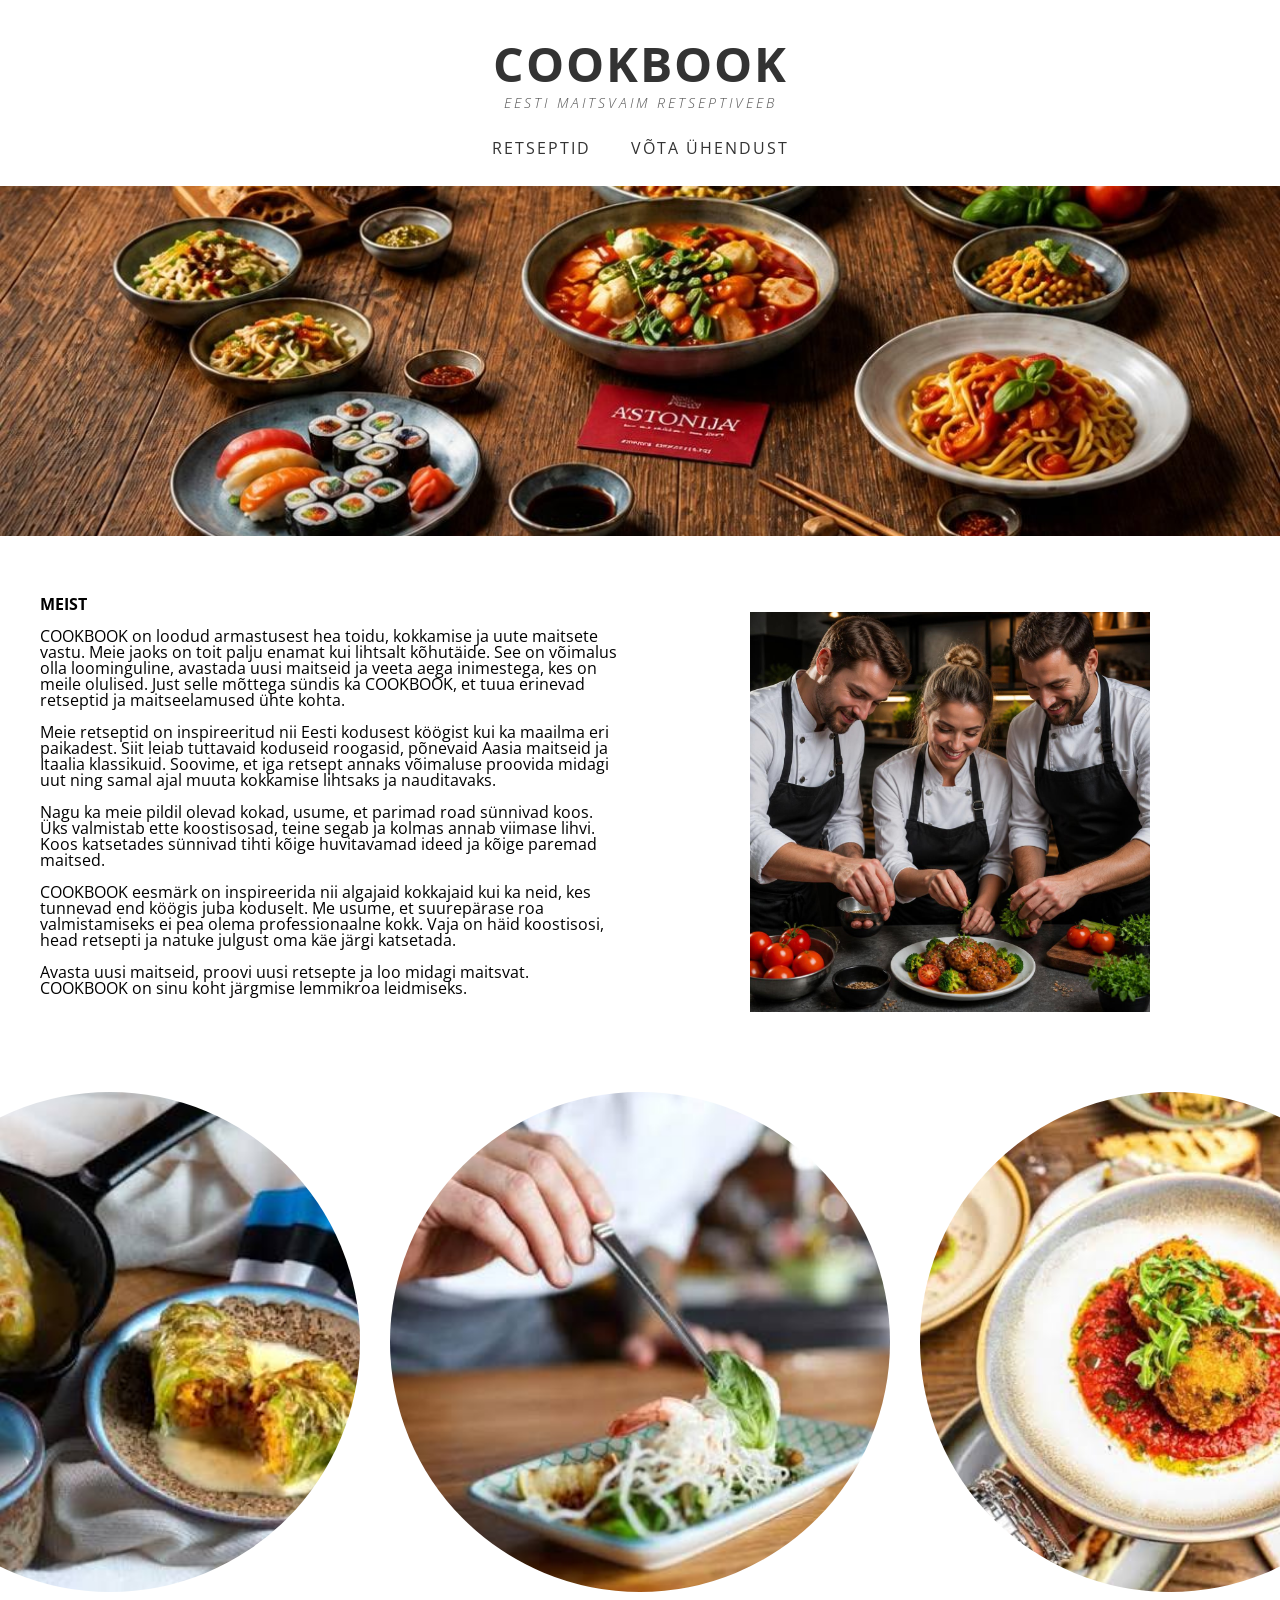
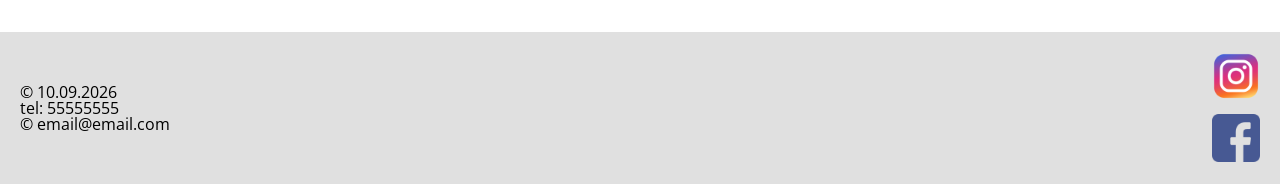
<file: index.html>
<!DOCTYPE html>
<html lang="et">

<head>
    <meta charset="utf-8">
    <meta name="description"
          content="Cookbook - Eesti maitsvaim retseptiveeb.">
    <meta name="viewport" content="width=device-width, initial-scale=1.0"/>
    <title>COOKBOOK</title>
    <link rel="stylesheet" href="reset.css"/>
    <link rel="stylesheet" href="style.css"/>
</head>

<body>
<header>
    <section class="header-banner">
        <div class="logo">
            <h1>COOKBOOK</h1>
            <h2>Eesti maitsvaim retseptiveeb</h2>
        </div>

        <hr class="header-line">

        <nav>
            <ul>
                <li><a href="#recepies">Retseptid</a></li>
                <li><a href="#contact">Võta ühendust</a></li>
            </ul>
        </nav>

        <div class="banner-image">
            <img src="pildid/banner.jpg" alt="Toidubänner"/>
        </div>
    </section>
</header>

<main>
    <section class="about-section">
        <h2>MEIST</h2>
        <div class="about-content">
            <div class="about-text">
                <p>COOKBOOK on loodud armastusest hea toidu, kokkamise ja uute maitsete vastu. Meie jaoks on toit palju
                    enamat kui lihtsalt kõhutäide. See on võimalus olla loominguline, avastada uusi maitseid ja veeta
                    aega inimestega, kes on meile olulised. Just selle mõttega sündis ka COOKBOOK, et tuua erinevad
                    retseptid ja maitseelamused ühte kohta.</p>
                <p>Meie retseptid on inspireeritud nii Eesti kodusest köögist kui ka maailma eri paikadest. Siit leiab
                    tuttavaid koduseid roogasid, põnevaid Aasia maitseid ja Itaalia klassikuid. Soovime, et iga retsept
                    annaks võimaluse proovida midagi uut ning samal ajal muuta kokkamise lihtsaks ja nauditavaks.</p>
                <p>Nagu ka meie pildil olevad kokad, usume, et parimad road sünnivad koos. Üks valmistab ette
                    koostisosad, teine segab ja kolmas annab viimase lihvi. Koos katsetades sünnivad tihti kõige
                    huvitavamad ideed ja kõige paremad maitsed.</p>
                <p>COOKBOOK eesmärk on inspireerida nii algajaid kokkajaid kui ka neid, kes tunnevad end köögis juba
                    koduselt. Me usume, et suurepärase roa valmistamiseks ei pea olema professionaalne kokk. Vaja on
                    häid koostisosi, head retsepti ja natuke julgust oma käe järgi katsetada.</p>
                <p>Avasta uusi maitseid, proovi uusi retsepte ja loo midagi maitsvat. COOKBOOK on sinu koht järgmise
                    lemmikroa leidmiseks.</p>
            </div>

            <div class="about-image">
                <img src="pildid/kokad.jpg" alt="Meie kokad">
            </div>
        </div>
    </section>

    <section class="recepies-section" id="recepies">
        <h2 class="recipes-heading">Retseptid</h2>

        <div class="recipe-links">
            <div class="recipe-item">
                <div class="recipe-circle">
                    <img src="pildid/eesti.jpg" alt="Eesti köök"/>
                    <p class="country-label">Eesti köök</p>
                </div>
            </div>

            <div class="recipe-item">
                <div class="recipe-circle">
                    <img src="pildid/aasia.jpg" alt="Aasia köök"/>
                    <p class="country-label">Aasia köök</p>
                </div>
            </div>

            <div class="recipe-item">
                <div class="recipe-circle">
                    <img src="pildid/itaalia.jpg" alt="Itaalia köök"/>
                    <p class="country-label">Itaalia köök</p>
                </div>
            </div>
        </div>
    </section>
</main>

<footer id="contact">
    <div class="footer-contact">
        <p>&copy; 10.09.2026</p>
        <p>tel: 55555555</p>
        <p>&copy; email@email.com</p>
    </div>

    <div class="footer-social">
        <a href="https://www.instagram.com/"><img src="pildid/insta.png" alt="Instagram"/></a>
        <a href="https://www.facebook.com/"><img src="pildid/fb.png" alt="Facebook"/></a>
    </div>
</footer>

</body>
</html>
</file>
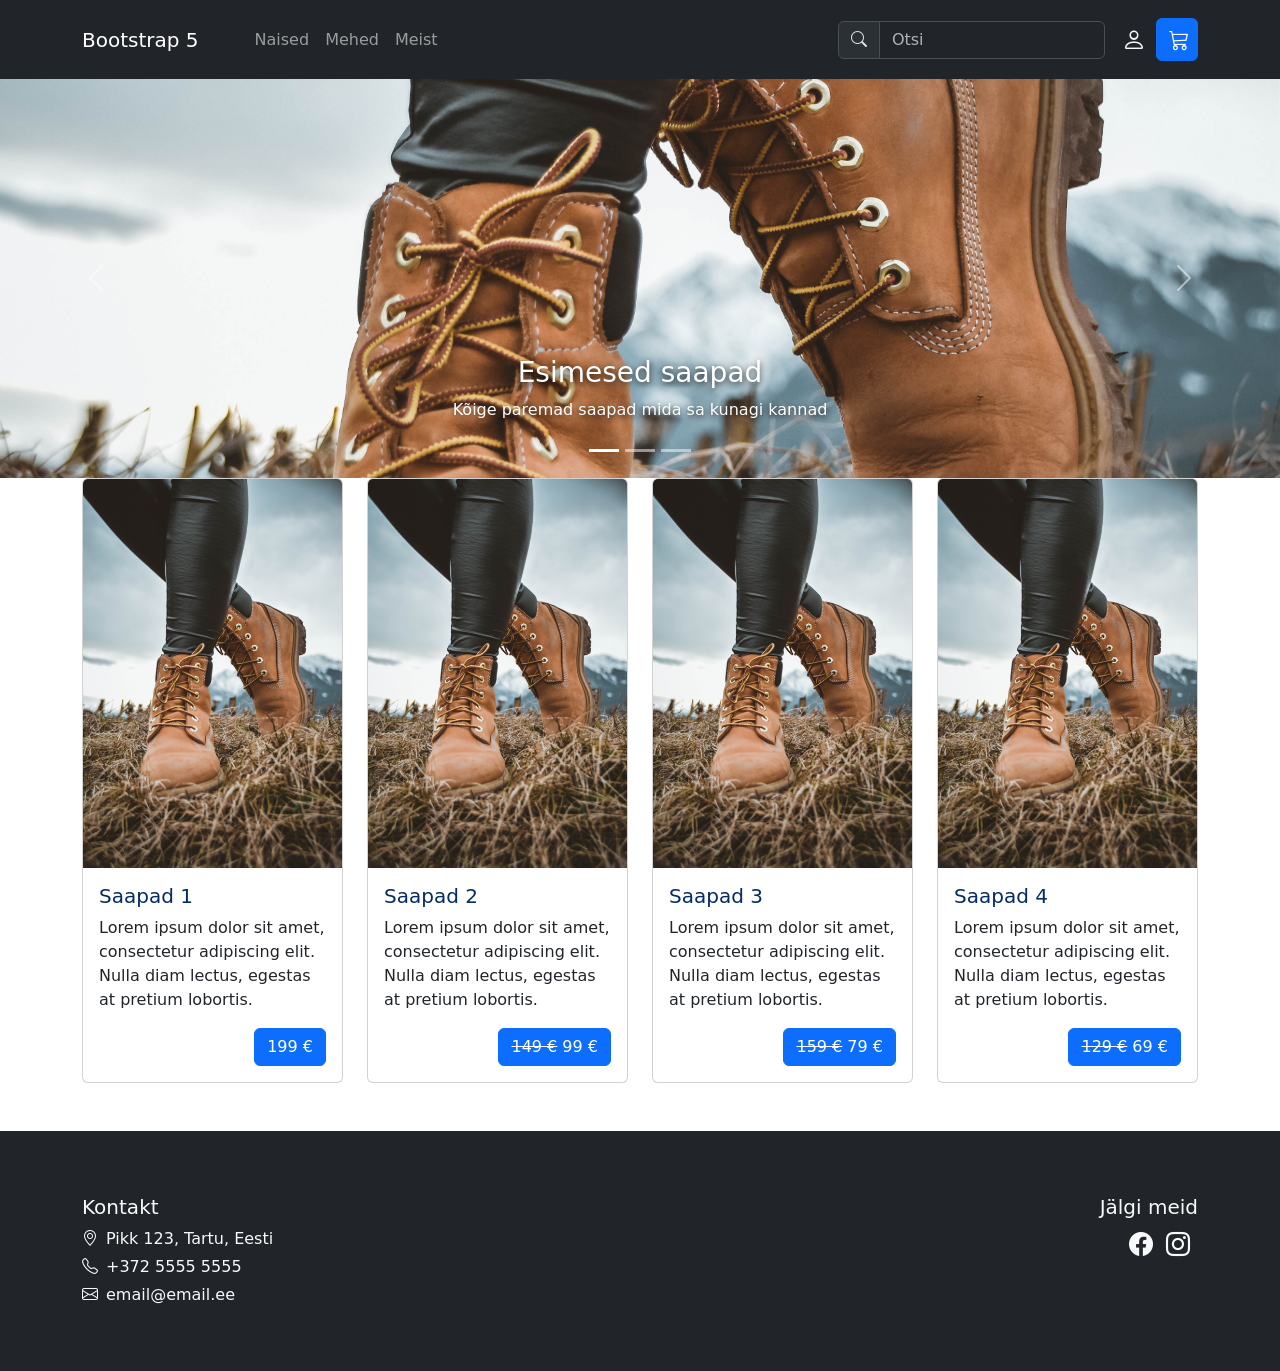
<file: ylesanne3/index.html>
<!doctype html>
<html lang="et">

<head>
    <meta charset="utf-8">
    <meta name="viewport" content="width=device-width, initial-scale=1">
    <meta name="description" content="Bootstrapi juhend">
    <meta name="author" content="">
    <title>Bootstrap 5 juhend</title>
    <!--Bootstrap CSS-->
    <link href="https://cdn.jsdelivr.net/npm/bootstrap@5.3.3/dist/css/bootstrap.min.css" rel="stylesheet"
          integrity="sha384-QWTKZyjpPEjISv5WaRU9OFeRpok6YctnYmDr5pNlyT2bRjXh0JMhjY6hW+ALEwIH" crossorigin="anonymous">
    <!--Bootstrap ikoonid-->
    <link href="https://cdn.jsdelivr.net/npm/bootstrap-icons@1.9.1/font/bootstrap-icons.css" rel="stylesheet">
    <!--minu CSS-->
    <link rel="stylesheet" href="custom.css">
</head>

<body>
<!-- Navigatsioon --->
<nav class="navbar navbar-expand-lg bg-dark py-3 fixed-top" data-bs-theme="dark">
    <div class="container">
        <button class="navbar-toggler" type="button" data-bs-toggle="collapse" data-bs-target="#navbarSupportedContent"
                aria-controls="navbarSupportedContent" aria-expanded="false" aria-label="Toggle navigation">
            <span class="navbar-toggler-icon"></span>
        </button>
        <a class="navbar-brand me-5" href="#">Bootstrap 5</a>
        <div class="collapse navbar-collapse" id="navbarSupportedContent">
            <ul class="navbar-nav me-auto">
                <li class="nav-item dropdown">
                    <a class="nav-link dropdown" href="#" id="navbarDropdown" role="button" data-bs-toggle="dropdown"
                       aria-expanded="false">Naised</a>
                    <ul class="dropdown-menu" aria-labelledby="navbarDropdown">
                        <li><a class="dropdown-item" href="#">Kingad</a></li>
                        <div class="dropdown-divider"></div>
                        <li><a class="dropdown-item" href="#">Saapad</a></li>
                    </ul>
                </li>
                <li class="nav-item dropdown">
                    <a class="nav-link dropdown" href="#" id="navbarDropdown2" role="button" data-bs-toggle="dropdown"
                       aria-expanded="false">Mehed</a>
                    <ul class="dropdown-menu" aria-labelledby="navbarDropdown2">
                        <li><a class="dropdown-item" href="#">Kingad</a></li>
                        <div class="dropdown-divider"></div>
                        <li><a class="dropdown-item" href="#">Saapad</a></li>
                    </ul>
                </li>
                <li class="nav-item">
                    <a class="nav-link" href="meist.html">Meist</a>
                </li>
            </ul>

            <!--Otsi vorm -->
            <form class="d-flex me-1">
                <div class="input-group">
                    <div class="input-group-text"><span class="bi bi-search mb-2"></span></div>
                    <input class="form-control" type="search" placeholder="Otsi" aria-label="Search">
                </div>
            </form>
        </div>
        <div class="float-end">

            <!--Login ikoon-->
            <button class="btn btn-link text-light" type="submit"><span class="bi bi-person"></span></button>

            <!--Ostukorvi ikoon-->
            <a class="btn btn-primary" href="ostukorv.html" type="submit"><span class="bi bi-cart3"></span></button></a>

        </div>
    </div>
</nav>

<!--Tee ise: siia konteinerisse lisa pildikarusell-->
<!-- Carousel -->
<div id="demo" class="carousel slide" data-bs-ride="carousel">

    <!-- Indicators/dots -->
    <div class="carousel-indicators">
        <button type="button" data-bs-target="#demo" data-bs-slide-to="0" class="active"></button>
        <button type="button" data-bs-target="#demo" data-bs-slide-to="1"></button>
        <button type="button" data-bs-target="#demo" data-bs-slide-to="2"></button>
    </div>

    <!-- The slideshow/carousel -->
    <div class="carousel-inner">
        <div class="carousel-item active">
            <img src="stephan-seeber-NzAfGi8XuA4-unsplash.jpg" alt="Saapad 1" class="d-block w-100">
            <div class="carousel-caption d-none d-md-block">
                <h3>Esimesed saapad</h3>
                <p>Kõige paremad saapad mida sa kunagi kannad</p>
            </div>
        </div>
        <div class="carousel-item">
            <img src="stephan-seeber-NzAfGi8XuA4-unsplash.jpg" alt="Saapad 2" class="d-block w-100">
        </div>
        <div class="carousel-item">
            <img src="stephan-seeber-NzAfGi8XuA4-unsplash.jpg" alt="Saapad 3" class="d-block w-100">
        </div>
    </div>

    <!-- Left and right controls/icons -->
    <button class="carousel-control-prev" type="button" data-bs-target="#demo" data-bs-slide="prev">
        <span class="carousel-control-prev-icon"></span>
    </button>
    <button class="carousel-control-next" type="button" data-bs-target="#demo" data-bs-slide="next">
        <span class="carousel-control-next-icon"></span>
    </button>
</div>

<!--Tooted avalehel kaartidena-->
<div class="container overflow-hidden">
    <div class="row g-4 row justify-content-center">
        <div class="col-xl-3 col-md-6">
            <div class="card">
                <img src="stephan-seeber-NzAfGi8XuA4-unsplash.jpg" class="card-img-top" alt="pilt">
                <div class="card-body">
                    <h5 class="card-title text-primary-emphasis">Saapad 1</h5>
                    <p class="card-text">Lorem ipsum dolor sit amet, consectetur adipiscing elit. Nulla diam lectus,
                        egestas at
                        pretium lobortis.</p>
                    <a href="toode.html" class="btn btn-primary float-end">199 €</a>
                </div>
            </div>
        </div>
        <div class="col-xl-3 col-md-6">
            <div class="card">
                <img src="stephan-seeber-NzAfGi8XuA4-unsplash.jpg" class="card-img-top" alt="pilt">
                <div class="card-body">
                    <h5 class="card-title text-primary-emphasis">Saapad 2</h5>
                    <p class="card-text">Lorem ipsum dolor sit amet, consectetur adipiscing elit. Nulla diam lectus,
                        egestas at
                        pretium lobortis.</p>
                    <a href="#" class="btn btn-primary float-end"><s>149 €</s> 99 € </a>
                </div>
            </div>
        </div>
        <div class="col-xl-3 col-md-6">
            <div class="card">
                <img src="stephan-seeber-NzAfGi8XuA4-unsplash.jpg" class="card-img-top" alt="pilt">
                <div class="card-body">
                    <h5 class="card-title text-primary-emphasis">Saapad 3</h5>
                    <p class="card-text">Lorem ipsum dolor sit amet, consectetur adipiscing elit. Nulla diam lectus,
                        egestas at
                        pretium lobortis.</p>
                    <a href="#" class="btn btn-primary float-end"><s>159 €</s> 79 €</a>
                </div>
            </div>
        </div>
        <div class="col-xl-3  col-md-6">
            <div class="card">
                <img src="stephan-seeber-NzAfGi8XuA4-unsplash.jpg" class="card-img-top" alt="pilt">
                <div class="card-body">
                    <h5 class="card-title text-primary-emphasis">Saapad 4</h5>
                    <p class="card-text">Lorem ipsum dolor sit amet, consectetur adipiscing elit. Nulla diam lectus,
                        egestas at
                        pretium lobortis.</p>
                    <a href="#" class="btn btn-primary float-end"><s>129 €</s> 69 €</a>
                </div>
            </div>
        </div>
    </div>
</div>

<!--Tee ise: kujunda siia korrektne jalus - lisa kontaktid ja sotsiaalvõrgustike lingid ikoonidega.-->
<footer class="footer bg-dark text-light">
    <div class="container py-3">
        <div class="row">
            <div class="col-md-6 mb-3 mb-md-0">
                <h5>Kontakt</h5>
                <p class="mb-1"><i class="bi bi-geo-alt me-2"></i>Pikk 123, Tartu, Eesti</p>
                <p class="mb-1"><i class="bi bi-telephone me-2"></i>+372 5555 5555</p>
                <p class="mb-0"><i class="bi bi-envelope me-2"></i>email@email.ee</p>
            </div>
            <div class="col-md-6 text-md-end">
                <h5>Jälgi meid</h5>
                <a href="https://www.facebook.com/" class="text-light me-3 fs-4"><i class="bi bi-facebook"></i></a>
                <a href="https://www.instagram.com/" class="text-light me-3 fs-4"><i class="bi bi-instagram"></i></a>
            </div>
        </div>
    </div>
</footer>

<!--Popper.js-->
<script src="https://cdn.jsdelivr.net/npm/@popperjs/core@2.11.8/dist/umd/popper.min.js"
        integrity="sha384-I7E8VVD/ismYTF4hNIPjVp/Zjvgyol6VFvRkX/vR+Vc4jQkC+hVqc2pM8ODewa9r"
        crossorigin="anonymous"></script>

<!--Bootstrap.js-->
<script src="https://cdn.jsdelivr.net/npm/bootstrap@5.3.3/dist/js/bootstrap.min.js"
        integrity="sha384-0pUGZvbkm6XF6gxjEnlmuGrJXVbNuzT9qBBavbLwCsOGabYfZo0T0to5eqruptLy"
        crossorigin="anonymous"></script>

</body>

</html>
</file>
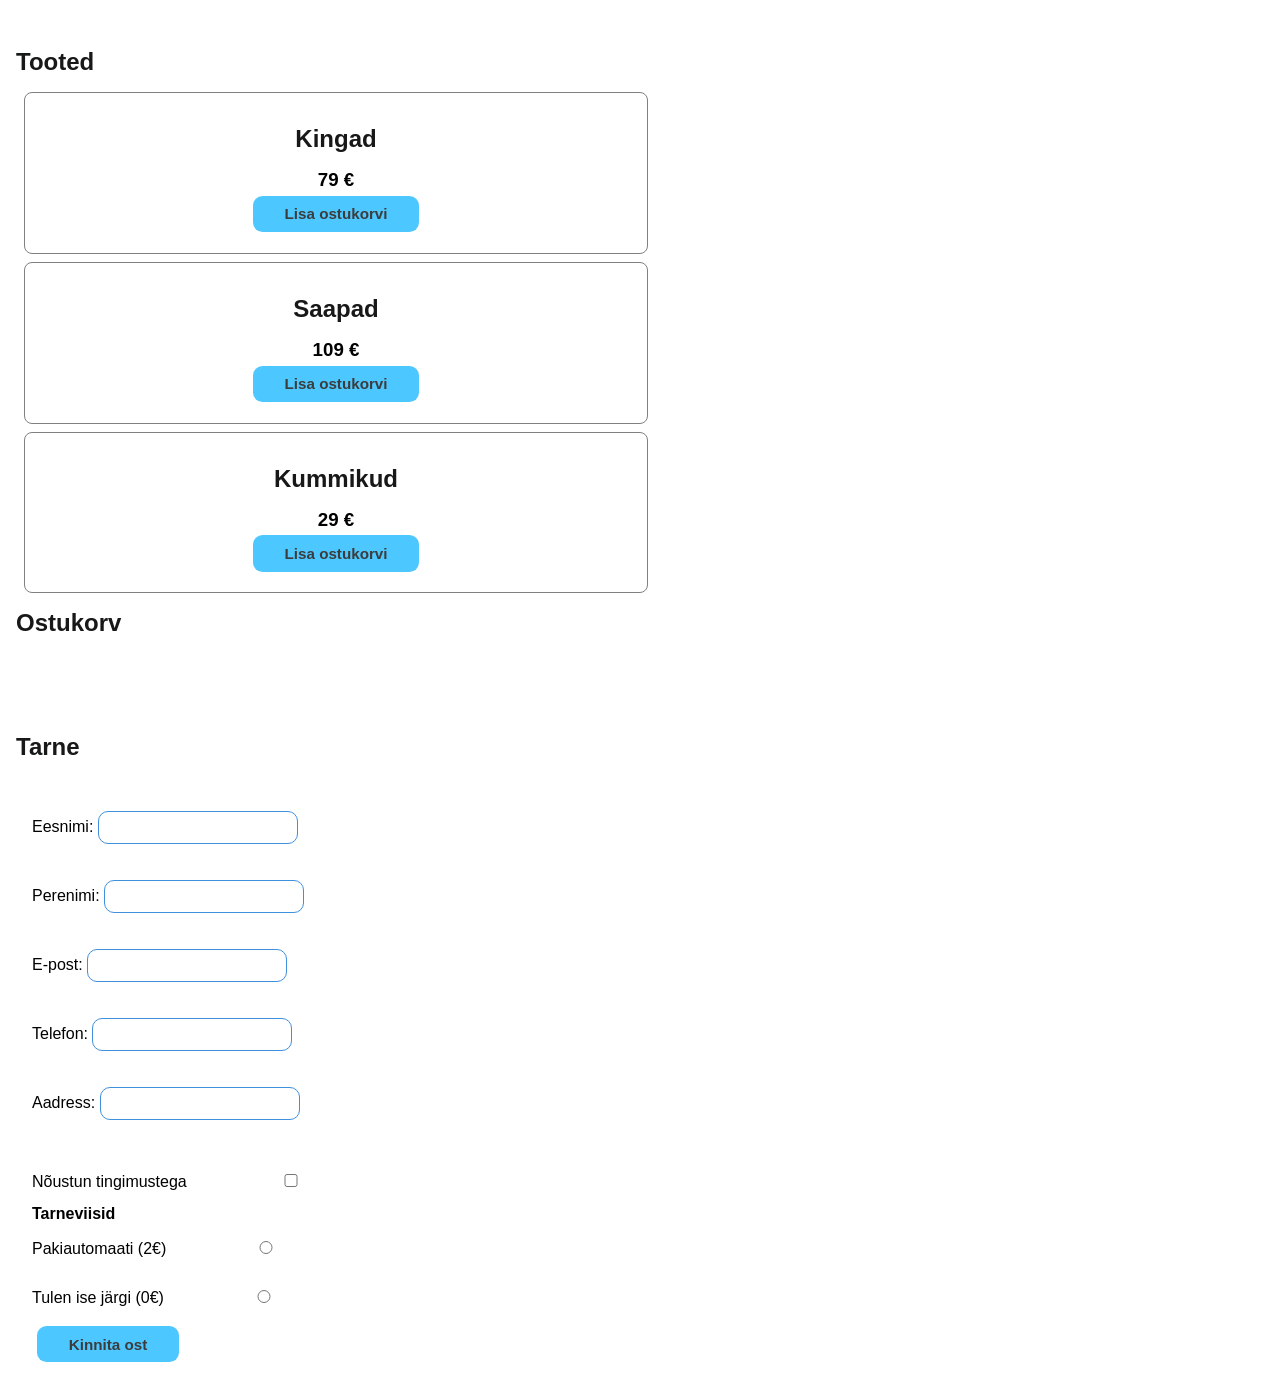
<file: ylesanne5/index.html>
<!DOCTYPE html>
<html lang="et">

<head>
    <meta charset="UTF-8">
    <meta name="viewport" content="width=device-width, initial-scale=1">
    <meta name="description" content="Javascript interaktiivne veebileht">
    <meta name="author" content="">
    <title>JavaScript 2 - interaktiivne veebileht</title>
    <link rel="stylesheet" href="styles.css">
</head>

<body>
    <main class="container">
        <!----------------Ostukorv--------------------->
        <section class="section">
            <h2 class="text-center">Tooted</h2>
            <div class="tooted">
                <div class="toode">
                    <h2 class="toode_nimi">Kingad</h2>
                    <h3 class="toode_hind">79</h3>
                    <button class="btn" data-action="lisa_korvi">Lisa ostukorvi</button>
                </div>
                <div class="toode">
                    <h2 class="toode_nimi">Saapad</h2>
                    <h3 class="toode_hind">109</h3>
                    <button class="btn" data-action="lisa_korvi">Lisa ostukorvi</button>
                </div>
                <div class="toode">
                    <h2 class="toode_nimi">Kummikud</h2>
                    <h3 class="toode_hind">29</h3>
                    <button class="btn" data-action="lisa_korvi">Lisa ostukorvi</button>
                </div>
            </div>


            <h2 class="ostukorv">Ostukorv</h2>
            <div class="korv"></div>
        </section>

        <!----------------Taimer--------------------->
        <section class="section">
            <h2 id="taimeri-pealkiri" style="display:none;">Ostu sooritamiseks <span id="time"></span> </h2>

        </section>

        <!----------------Tarne vorm--------------------->
        <section class="section">
            <h2>Tarne</h2>
            <form action="" method="GET" id="form">
                <div class="form-control">
                    <label for="eesnimi">Eesnimi:
                        <input type="text" id="eesnimi">
                    </label>
                    <br>
                    <label for="perenimi">Perenimi:
                        <input type="text" id="perenimi">
                    </label>
                </div>
                <div class="form-control">
                    <label for="epost">E-post:
                        <input type="email" id="epost">
                    </label>
                </div>

                <div class="form-control">
                    <label for="telefon">Telefon:
                        <input type="text" id="telefon">
                    </label>
                </div>
                <div class="form-control">
                    <!-- minu kood -->
                    <label for="aadress">Aadress:
                        <input type="text" id="aadress">
                    </label>
                </div>
                <br>
                <div class="form-control">
                    <label for="kinnitus">Nõustun tingimustega
                        <input type="checkbox" id="kinnitus" name="kinnitus"></label>
                </div>

                <div class="form-control">
                    <h4> Tarneviisid</h4>
                    <label for="tarne1">Pakiautomaati (2€)<input type="radio" id="tarne1" name="tarne"></label>
                    <br>
                    <label for="tarne2">Tulen ise järgi (0€)<input type="radio" id="tarne2" name="tarne"></label>
                </div>

                <div id="tehing"> <button id="btnsubmit">Kinnita ost</button>

                </div>
                <div id="errorMessage">
                </div>

            </form>
        </section>
    </main>

    <script src="skript.js"></script>
</body>

</html>
</file>
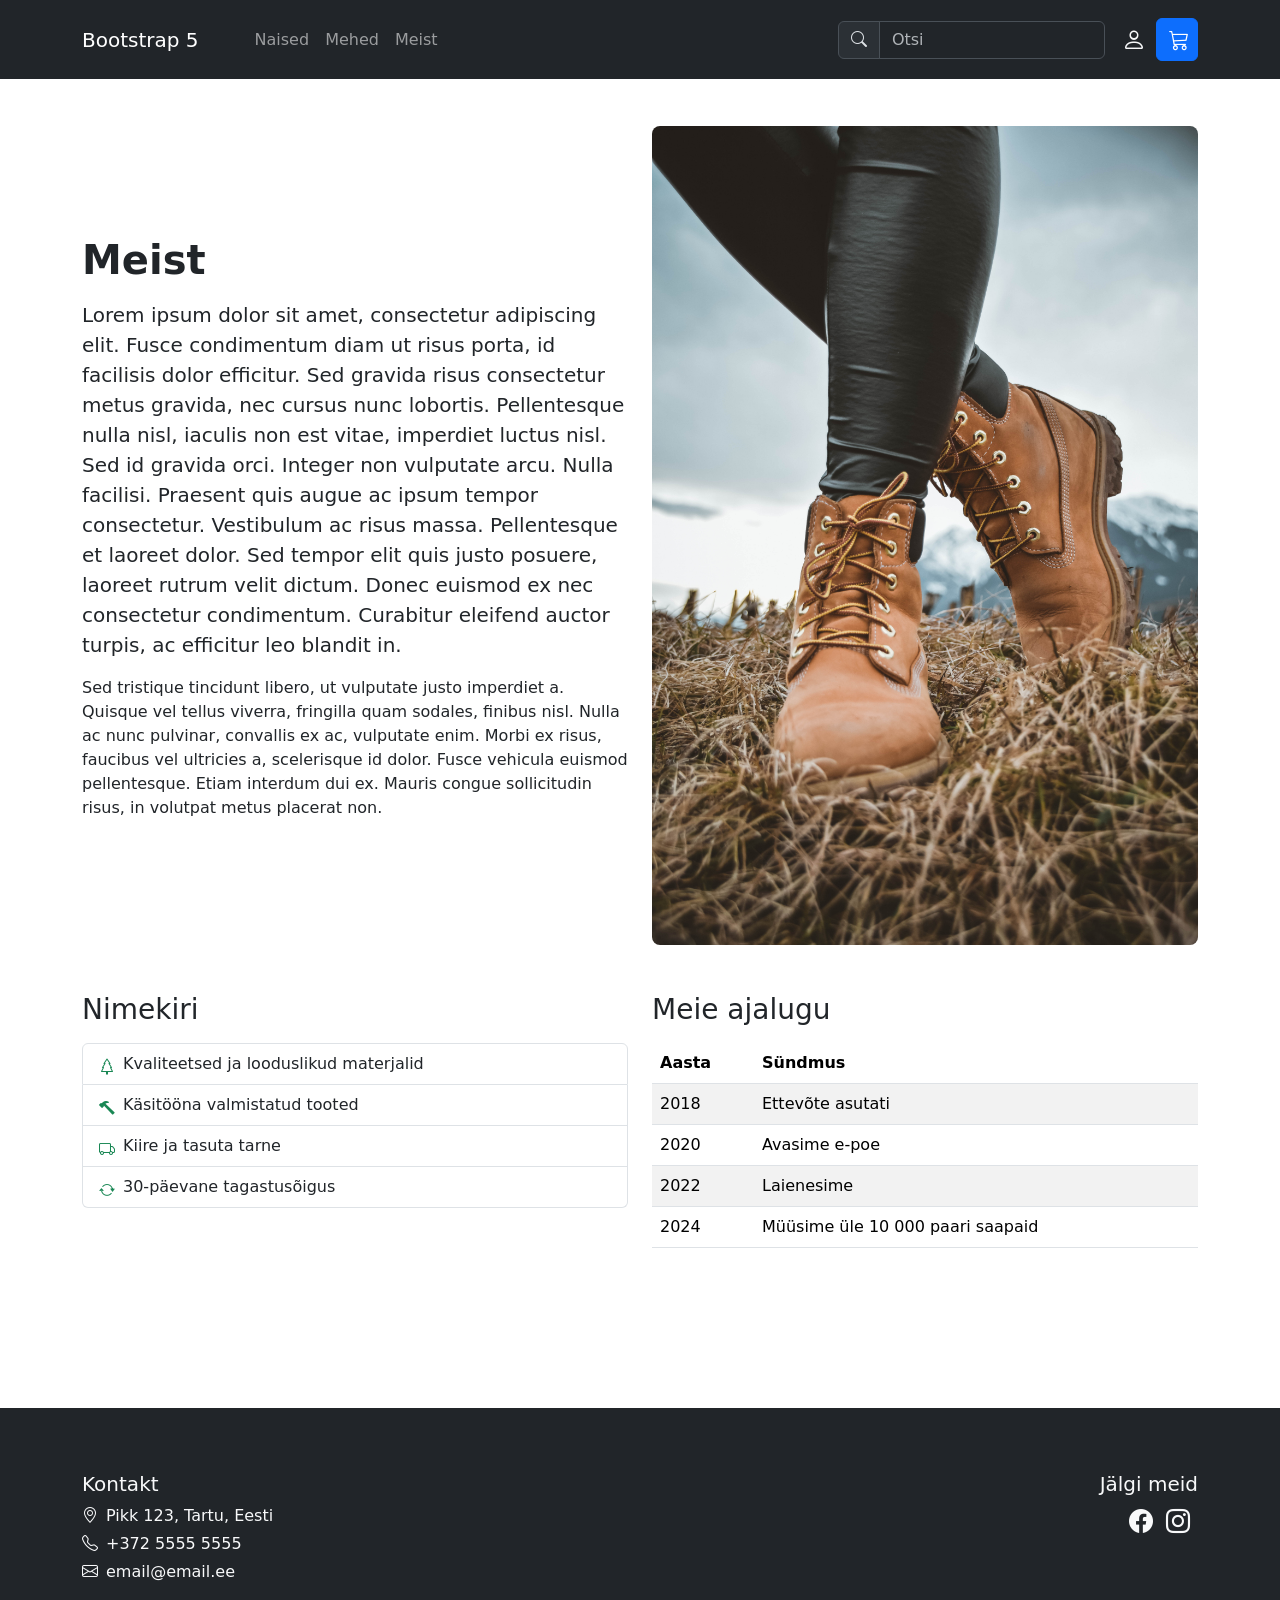
<file: ylesanne3/meist.html>
<!doctype html>
<html lang="et">

<head>
    <meta charset="utf-8">
    <meta name="viewport" content="width=device-width, initial-scale=1">
    <meta name="description" content="Bootstrapi juhend">
    <meta name="author" content="">
    <title>Bootstrap 5 juhend</title>
    <!--Bootstrap CSS-->
    <link href="https://cdn.jsdelivr.net/npm/bootstrap@5.3.3/dist/css/bootstrap.min.css" rel="stylesheet"
          integrity="sha384-QWTKZyjpPEjISv5WaRU9OFeRpok6YctnYmDr5pNlyT2bRjXh0JMhjY6hW+ALEwIH" crossorigin="anonymous">
    <!--Bootstrap ikoonid-->
    <link href="https://cdn.jsdelivr.net/npm/bootstrap-icons@1.9.1/font/bootstrap-icons.css" rel="stylesheet">
    <!--minu CSS-->
    <link rel="stylesheet" href="custom.css">
</head>

<body>
<!-- Navigatsioon --->
<nav class="navbar navbar-expand-lg bg-dark py-3 fixed-top" data-bs-theme="dark">
    <div class="container">
        <button class="navbar-toggler" type="button" data-bs-toggle="collapse" data-bs-target="#navbarSupportedContent"
                aria-controls="navbarSupportedContent" aria-expanded="false" aria-label="Toggle navigation">
            <span class="navbar-toggler-icon"></span>
        </button>
        <a class="navbar-brand me-5" href="#">Bootstrap 5</a>
        <div class="collapse navbar-collapse" id="navbarSupportedContent">
            <ul class="navbar-nav me-auto">
                <li class="nav-item dropdown">
                    <a class="nav-link dropdown" href="#" id="navbarDropdown" role="button" data-bs-toggle="dropdown"
                       aria-expanded="false">Naised</a>
                    <ul class="dropdown-menu" aria-labelledby="navbarDropdown">
                        <li><a class="dropdown-item" href="#">Kingad</a></li>
                        <div class="dropdown-divider"></div>
                        <li><a class="dropdown-item" href="#">Saapad</a></li>
                    </ul>
                </li>
                <li class="nav-item dropdown">
                    <a class="nav-link dropdown" href="#" id="navbarDropdown2" role="button" data-bs-toggle="dropdown"
                       aria-expanded="false">Mehed</a>
                    <ul class="dropdown-menu" aria-labelledby="navbarDropdown2">
                        <li><a class="dropdown-item" href="#">Kingad</a></li>
                        <div class="dropdown-divider"></div>
                        <li><a class="dropdown-item" href="#">Saapad</a></li>
                    </ul>
                </li>
                <li class="nav-item">
                    <a class="nav-link" href="meist.html">Meist</a>
                </li>
            </ul>

            <!--Otsi vorm -->
            <form class="d-flex me-1">
                <div class="input-group">
                    <div class="input-group-text"><span class="bi bi-search mb-2"></span></div>
                    <input class="form-control" type="search" placeholder="Otsi" aria-label="Search">
                </div>
            </form>
        </div>
        <div class="float-end">

            <!--Login ikoon-->
            <button class="btn btn-link text-light" type="submit"><span class="bi bi-person"></span></button>

            <!--Ostukorvi ikoon-->
            <a class="btn btn-primary" href="ostukorv.html" type="submit"><span class="bi bi-cart3"></span></button></a>

        </div>
    </div>
</nav>


<section class="py-5">
    <div class="container">

        <!-- Tekst ja pilt -->
        <div class="row align-items-center mb-5">
            <div class="col-lg-6">
                <h1 class="fw-semibold mb-3">Meist</h1>
                <p class="fs-5">
                    Lorem ipsum dolor sit amet, consectetur adipiscing elit. Fusce condimentum diam ut risus porta, id
                    facilisis dolor efficitur. Sed gravida risus consectetur metus gravida, nec cursus nunc lobortis.
                    Pellentesque nulla nisl, iaculis non est vitae, imperdiet luctus nisl. Sed id gravida orci. Integer
                    non vulputate arcu. Nulla facilisi. Praesent quis augue ac ipsum tempor consectetur. Vestibulum ac
                    risus massa. Pellentesque et laoreet dolor. Sed tempor elit quis justo posuere, laoreet rutrum velit
                    dictum. Donec euismod ex nec consectetur condimentum. Curabitur eleifend auctor turpis, ac efficitur
                    leo blandit in.
                </p>
                <p>
                    Sed tristique tincidunt libero, ut vulputate justo imperdiet a. Quisque vel tellus viverra,
                    fringilla quam sodales, finibus nisl. Nulla ac nunc pulvinar, convallis ex ac, vulputate enim. Morbi
                    ex risus, faucibus vel ultricies a, scelerisque id dolor. Fusce vehicula euismod pellentesque. Etiam
                    interdum dui ex. Mauris congue sollicitudin risus, in volutpat metus placerat non.
                </p>
            </div>
            <div class="col-lg-6">
                <img src="stephan-seeber-NzAfGi8XuA4-unsplash.jpg" class="img-fluid rounded-3" alt="saapad">
            </div>
        </div>

        <!-- uus element: nimekiri / list group -->
        <div class="row mb-5 ">
            <div class="col-lg-6">
                <h3 class="mb-3">Nimekiri</h3>
                <ul class="list-group">
                    <li class="list-group-item d-flex align-items-center">
                        <i class="bi bi-tree me-2 text-success"></i> Kvaliteetsed ja looduslikud materjalid
                    </li>
                    <li class="list-group-item d-flex align-items-center">
                        <i class="bi bi-hammer me-2 text-success"></i> Käsitööna valmistatud tooted
                    </li>
                    <li class="list-group-item d-flex align-items-center">
                        <i class="bi bi-truck me-2 text-success"></i> Kiire ja tasuta tarne
                    </li>
                    <li class="list-group-item d-flex align-items-center">
                        <i class="bi bi-arrow-repeat me-2 text-success"></i> 30-päevane tagastusõigus
                    </li>
                </ul>
            </div>

            <!-- uus element: tabel -->
            <div class="col-lg-6">
                <h3 class="mb-3">Meie ajalugu</h3>
                <table class="table table-striped table-hover">
                    <thead>
                    <tr>
                        <th scope="col">Aasta</th>
                        <th scope="col">Sündmus</th>
                    </tr>
                    </thead>
                    <tbody>
                    <tr>
                        <td>2018</td>
                        <td>Ettevõte asutati</td>
                    </tr>
                    <tr>
                        <td>2020</td>
                        <td>Avasime e-poe</td>
                    </tr>
                    <tr>
                        <td>2022</td>
                        <td>Laienesime</td>
                    </tr>
                    <tr>
                        <td>2024</td>
                        <td>Müüsime üle 10 000 paari saapaid</td>
                    </tr>
                    </tbody>
                </table>
            </div>
        </div>

    </div>
</section>


<!--Tee ise: kujunda siia korrektne jalus - lisa kontaktid ja sotsiaalvõrgustike lingid ikoonidega.-->
<footer class="footer bg-dark text-light">
    <div class="container py-3">
        <div class="row">
            <div class="col-md-6 mb-3 mb-md-0">
                <h5>Kontakt</h5>
                <p class="mb-1"><i class="bi bi-geo-alt me-2"></i>Pikk 123, Tartu, Eesti</p>
                <p class="mb-1"><i class="bi bi-telephone me-2"></i>+372 5555 5555</p>
                <p class="mb-0"><i class="bi bi-envelope me-2"></i>email@email.ee</p>
            </div>
            <div class="col-md-6 text-md-end">
                <h5>Jälgi meid</h5>
                <a href="https://www.facebook.com/" class="text-light me-3 fs-4"><i class="bi bi-facebook"></i></a>
                <a href="https://www.instagram.com/" class="text-light me-3 fs-4"><i class="bi bi-instagram"></i></a>
            </div>
        </div>
    </div>
</footer>

<!--Popper.js-->
<script src="https://cdn.jsdelivr.net/npm/@popperjs/core@2.11.8/dist/umd/popper.min.js"
        integrity="sha384-I7E8VVD/ismYTF4hNIPjVp/Zjvgyol6VFvRkX/vR+Vc4jQkC+hVqc2pM8ODewa9r"
        crossorigin="anonymous"></script>

<!--Bootstrap.js-->
<script src="https://cdn.jsdelivr.net/npm/bootstrap@5.3.3/dist/js/bootstrap.min.js"
        integrity="sha384-0pUGZvbkm6XF6gxjEnlmuGrJXVbNuzT9qBBavbLwCsOGabYfZo0T0to5eqruptLy"
        crossorigin="anonymous"></script>

</body>

</html>
</file>
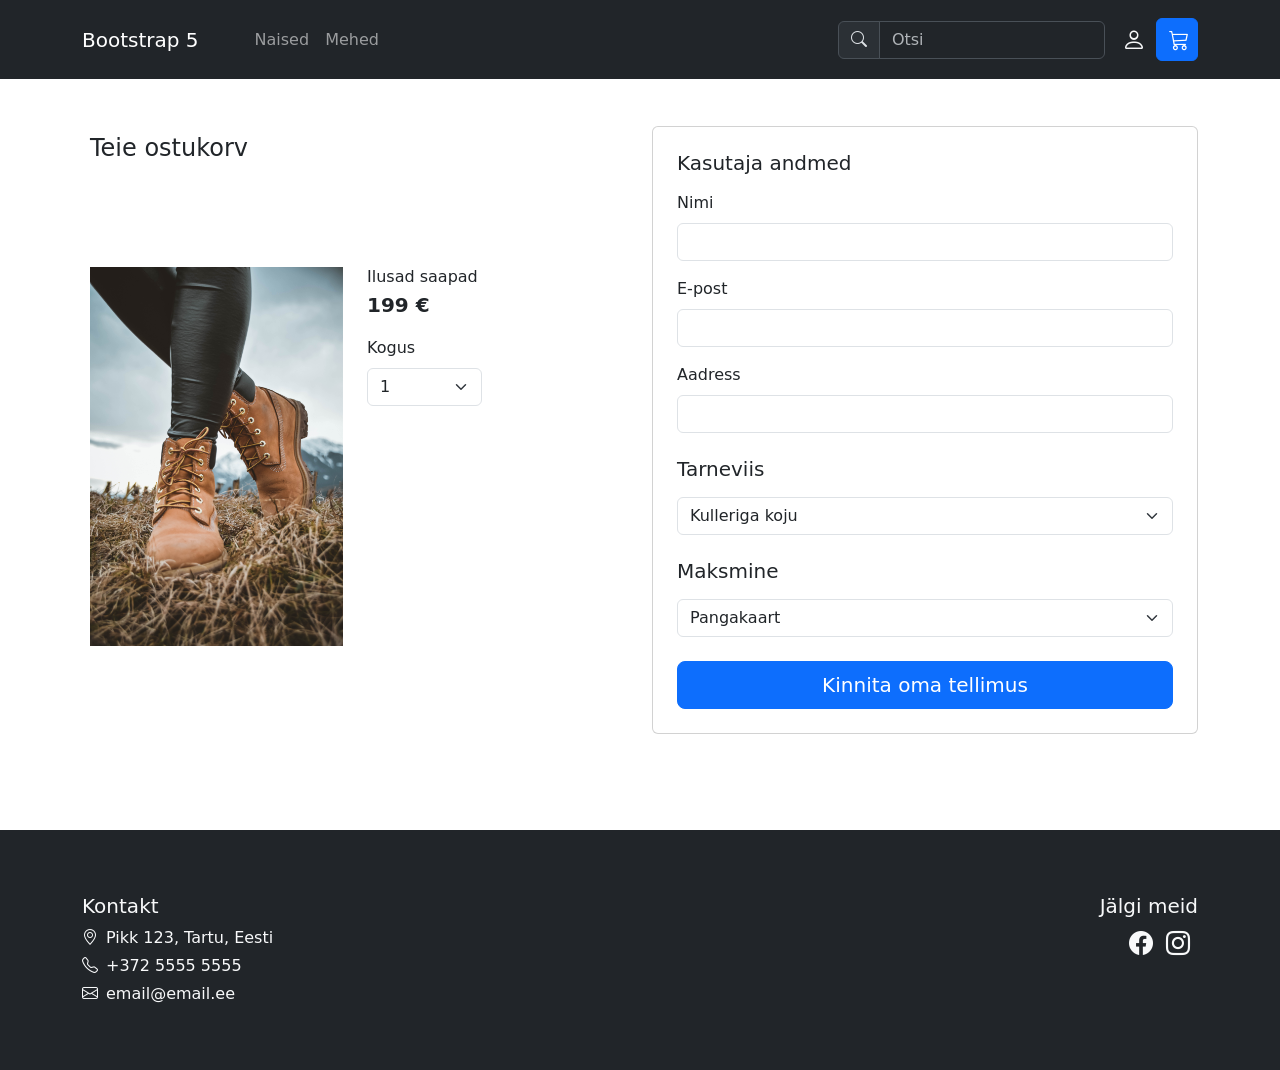
<file: ylesanne3/ostukorv.html>
<!doctype html>
<html lang="et">

<head>
    <meta charset="utf-8">
    <meta name="viewport" content="width=device-width, initial-scale=1">
    <meta name="description" content="Bootstrapi juhend">
    <meta name="author" content="">
    <title>Bootstrap 5 juhend</title>
    <!--Bootstrap CSS-->
    <link href="https://cdn.jsdelivr.net/npm/bootstrap@5.3.3/dist/css/bootstrap.min.css" rel="stylesheet"
          integrity="sha384-QWTKZyjpPEjISv5WaRU9OFeRpok6YctnYmDr5pNlyT2bRjXh0JMhjY6hW+ALEwIH" crossorigin="anonymous">
    <!--Bootstrap ikoonid-->
    <link href="https://cdn.jsdelivr.net/npm/bootstrap-icons@1.9.1/font/bootstrap-icons.css" rel="stylesheet">
    <!--minu CSS-->
    <link rel="stylesheet" href="custom.css">

</head>

<body>
<!-- Navigatsioon --->
<nav class="navbar navbar-expand-lg bg-dark py-3 fixed-top" data-bs-theme="dark">
    <div class="container">
        <button class="navbar-toggler" type="button" data-bs-toggle="collapse" data-bs-target="#navbarSupportedContent"
                aria-controls="navbarSupportedContent" aria-expanded="false" aria-label="Toggle navigation">
            <span class="navbar-toggler-icon"></span>
        </button>
        <a class="navbar-brand me-5" href="#">Bootstrap 5</a>
        <div class="collapse navbar-collapse" id="navbarSupportedContent">
            <ul class="navbar-nav me-auto">
                <li class="nav-item dropdown">
                    <a class="nav-link dropdown" href="#" id="navbarDropdown" role="button" data-bs-toggle="dropdown"
                       aria-expanded="false">Naised</a>
                    <ul class="dropdown-menu" aria-labelledby="navbarDropdown">
                        <li><a class="dropdown-item" href="#">Kingad</a></li>
                        <div class="dropdown-divider"></div>
                        <li><a class="dropdown-item" href="#">Saapad</a></li>
                    </ul>
                </li>
                <li class="nav-item dropdown">
                    <a class="nav-link dropdown" href="#" id="navbarDropdown2" role="button" data-bs-toggle="dropdown"
                       aria-expanded="false">Mehed</a>
                    <ul class="dropdown-menu" aria-labelledby="navbarDropdown2">
                        <li><a class="dropdown-item" href="#">Kingad</a></li>
                        <div class="dropdown-divider"></div>
                        <li><a class="dropdown-item" href="#">Saapad</a></li>
                    </ul>
                </li>
            </ul>

            <!--Otsi vorm -->
            <form class="d-flex me-1">
                <div class="input-group">
                    <div class="input-group-text"><span class="bi bi-search mb-2"></span></div>
                    <input class="form-control" type="search" placeholder="Otsi" aria-label="Search">
                </div>
            </form>
        </div>
        <div class="float-end">

            <!--Login ikoon-->
            <button class="btn btn-link text-light" type="submit"><span class="bi bi-person"></span></button>

            <!--Ostukorvi ikoon-->
            <a class="btn btn-primary" href="ostukorv.html" type="submit"><span class="bi bi-cart3"></span></button></a>
        </div>
    </div>
</nav>
<section class="py-5">
    <div class="container">
        <div class="row">
            <div class="col-lg-6 d-flex align-items-start flex-column">
                <div class="mb-auto p-2">
                    <h4>Teie ostukorv</h4>
                </div>
                <div class="mb-auto p-2 row">
                    <div class="col-lg-6">
                        <img src="stephan-seeber-NzAfGi8XuA4-unsplash.jpg" width="100%">
                    </div>
                    <!-- Korrastasin veidi ka seda osa -->
                    <div class="col-lg-3">
                        <h6 class="mb-1">Ilusad saapad</h6>
                        <p class="mb-3 fs-5 fw-semibold">199 &euro;</p>

                        <label for="kogus" class="form-label">Kogus</label>
                        <select class="form-select" id="kogus">
                            <option value="0">0</option>
                            <option value="1" selected>1</option>
                            <option value="2">2</option>
                            <option value="3">3</option>
                        </select>
                    </div>
                </div>
                <!--
             <div class="p-2">
               <p>Tarne: tasuta</span></p>
               <p>Kokku: 199 &#8364;</span></p>
             </div>
             <div class="p-2 mx-auto">
               <a href="#" class="btn btn-primary btn-lg mb-3">Maksma</a>
             </div>
             -->
            </div>
            <div class="col-lg-6">
                <!--Tee ise: korrasta (lisa) ostukorvi vormi nii, et sellel oleks väljad kasutaja andmete jaoks, makse ja tarneviisi valik ning ostukorv oleks kujundatud järgides kasutajaliidese disaini põhimõtteid.-->
                <div class="card p-4">
                    <form>
                        <h5 class="mb-3">Kasutaja andmed</h5>
                        <div class="mb-3">
                            <label for="nimi" class="form-label">Nimi</label>
                            <input type="text" class="form-control" id="nimi" required>
                        </div>
                        <div class="mb-3">
                            <label for="epost" class="form-label">E-post</label>
                            <input type="email" class="form-control" id="epost" required>
                        </div>
                        <div class="mb-4">
                            <label for="aadress" class="form-label">Aadress</label>
                            <input type="text" class="form-control" id="aadress" required>
                        </div>

                        <h5 class="mb-3">Tarneviis</h5>
                        <select class="form-select mb-4">
                            <option>Kulleriga koju</option>
                            <option>Pakiautomaati (tasuta)</option>
                        </select>

                        <h5 class="mb-3">Maksmine</h5>
                        <select class="form-select mb-4">
                            <option>Pangakaart</option>
                            <option>Pangalink</option>
                            <option>Google pay</option>
                        </select>

                        <button type="submit" class="btn btn-primary btn-lg w-100">Kinnita oma tellimus</button>
                    </form>
                </div>
            </div>

        </div>
    </div>
    </div>
</section>


<!--Tee ise: kujunda siia korrektne jalus - lisa kontaktid ja sotsiaalvõrgustike lingid ikoonidega.-->
<footer class="footer bg-dark text-light">
    <div class="container py-3">
        <div class="row">
            <div class="col-md-6 mb-3 mb-md-0">
                <h5>Kontakt</h5>
                <p class="mb-1"><i class="bi bi-geo-alt me-2"></i>Pikk 123, Tartu, Eesti</p>
                <p class="mb-1"><i class="bi bi-telephone me-2"></i>+372 5555 5555</p>
                <p class="mb-0"><i class="bi bi-envelope me-2"></i>email@email.ee</p>
            </div>
            <div class="col-md-6 text-md-end">
                <h5>Jälgi meid</h5>
                <a href="https://www.facebook.com/" class="text-light me-3 fs-4"><i class="bi bi-facebook"></i></a>
                <a href="https://www.instagram.com/" class="text-light me-3 fs-4"><i class="bi bi-instagram"></i></a>
            </div>
        </div>
    </div>
</footer>

<!--Popper.js-->
<script src="https://cdn.jsdelivr.net/npm/@popperjs/core@2.11.8/dist/umd/popper.min.js"
        integrity="sha384-I7E8VVD/ismYTF4hNIPjVp/Zjvgyol6VFvRkX/vR+Vc4jQkC+hVqc2pM8ODewa9r"
        crossorigin="anonymous"></script>

<!--Bootstrap.js-->
<script src="https://cdn.jsdelivr.net/npm/bootstrap@5.3.3/dist/js/bootstrap.min.js"
        integrity="sha384-0pUGZvbkm6XF6gxjEnlmuGrJXVbNuzT9qBBavbLwCsOGabYfZo0T0to5eqruptLy"
        crossorigin="anonymous"></script>
</body>

</html>
</file>
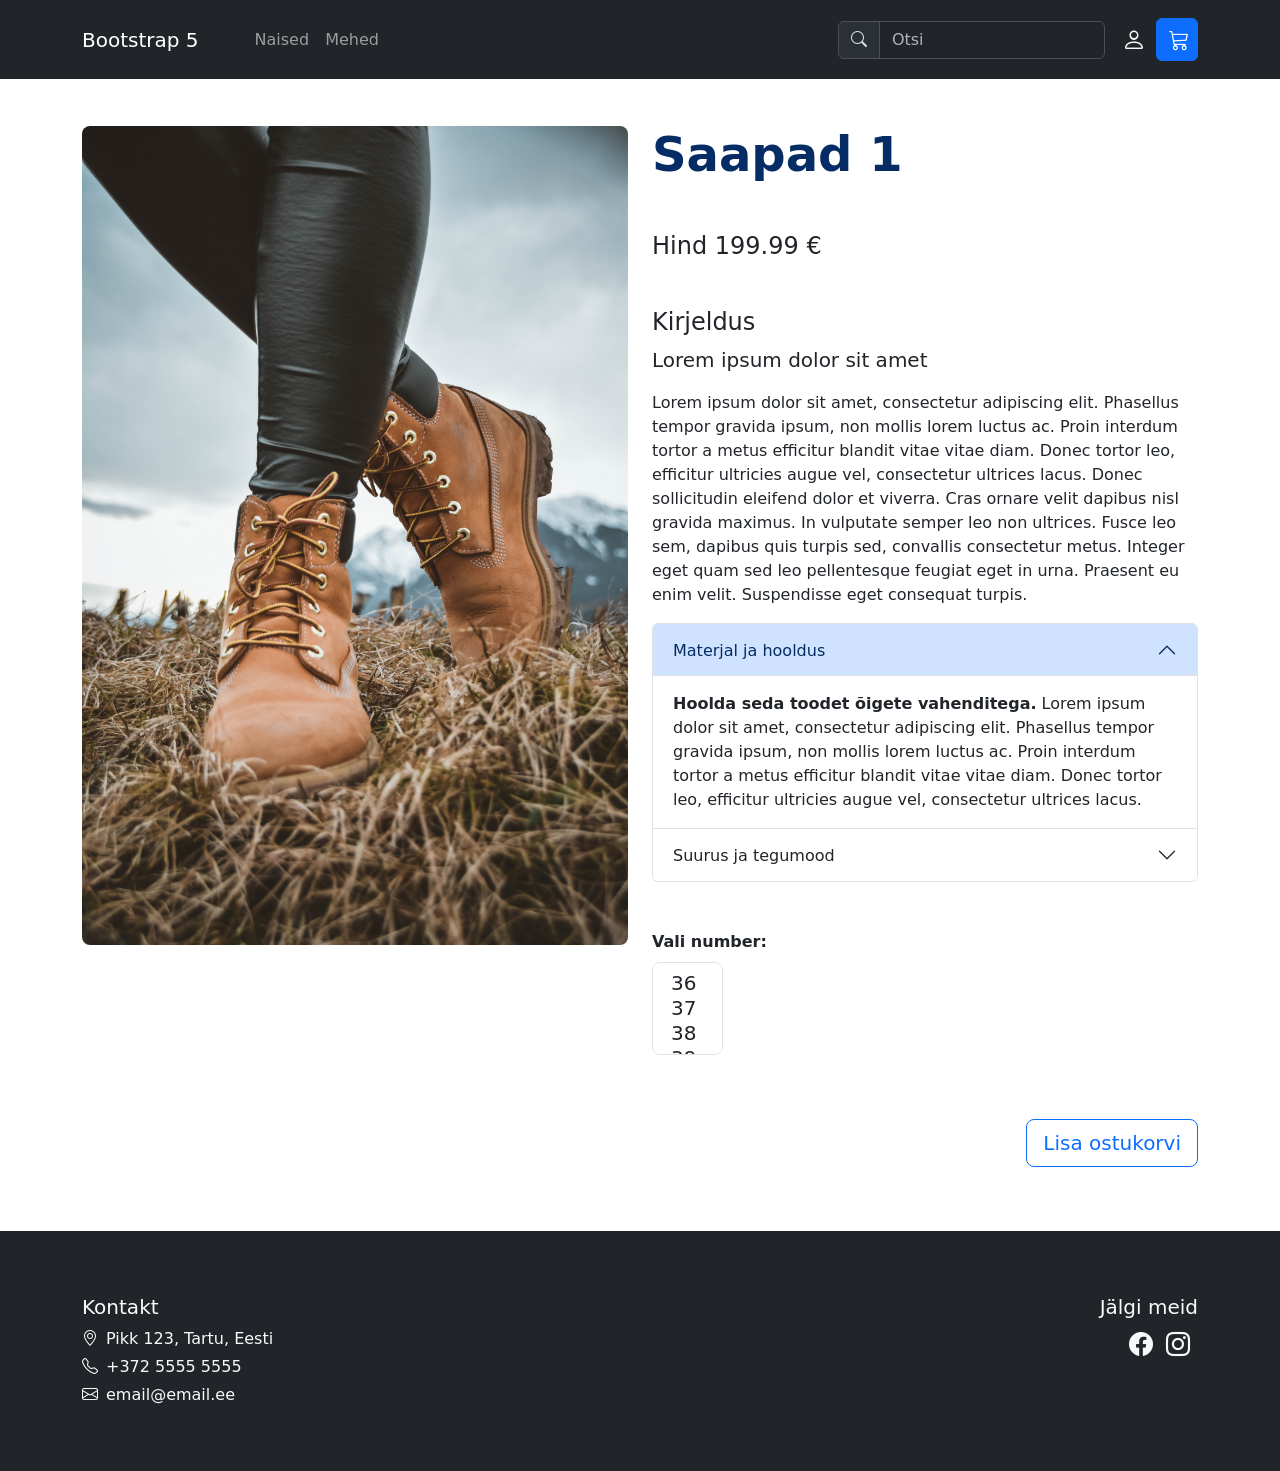
<file: ylesanne3/toode.html>
<!doctype html>
<html lang="et">

<head>
    <meta charset="utf-8">
    <meta name="viewport" content="width=device-width, initial-scale=1">
    <meta name="description" content="Bootstrapi juhend">
    <meta name="author" content="">
    <title>Bootstrap 5 juhend</title>
    <!--Bootstrap CSS-->
    <link href="https://cdn.jsdelivr.net/npm/bootstrap@5.3.3/dist/css/bootstrap.min.css" rel="stylesheet"
          integrity="sha384-QWTKZyjpPEjISv5WaRU9OFeRpok6YctnYmDr5pNlyT2bRjXh0JMhjY6hW+ALEwIH" crossorigin="anonymous">
    <!--Bootstrap ikoonid-->
    <link href="https://cdn.jsdelivr.net/npm/bootstrap-icons@1.9.1/font/bootstrap-icons.css" rel="stylesheet">
    <!--minu CSS-->
    <link rel="stylesheet" href="custom.css">

</head>

<body>
<!-- Navigatsioon --->
<nav class="navbar navbar-expand-lg bg-dark py-3 fixed-top" data-bs-theme="dark">
    <div class="container">
        <button class="navbar-toggler" type="button" data-bs-toggle="collapse" data-bs-target="#navbarSupportedContent"
                aria-controls="navbarSupportedContent" aria-expanded="false" aria-label="Toggle navigation">
            <span class="navbar-toggler-icon"></span>
        </button>
        <a class="navbar-brand me-5" href="#">Bootstrap 5</a>
        <div class="collapse navbar-collapse" id="navbarSupportedContent">
            <ul class="navbar-nav me-auto">
                <li class="nav-item dropdown">
                    <a class="nav-link dropdown" href="#" id="navbarDropdown" role="button" data-bs-toggle="dropdown"
                       aria-expanded="false">Naised</a>
                    <ul class="dropdown-menu" aria-labelledby="navbarDropdown">
                        <li><a class="dropdown-item" href="#">Kingad</a></li>
                        <div class="dropdown-divider"></div>
                        <li><a class="dropdown-item" href="#">Saapad</a></li>
                    </ul>
                </li>
                <li class="nav-item dropdown">
                    <a class="nav-link dropdown" href="#" id="navbarDropdown2" role="button" data-bs-toggle="dropdown"
                       aria-expanded="false">Mehed</a>
                    <ul class="dropdown-menu" aria-labelledby="navbarDropdown2">
                        <li><a class="dropdown-item" href="#">Kingad</a></li>
                        <div class="dropdown-divider"></div>
                        <li><a class="dropdown-item" href="#">Saapad</a></li>
                    </ul>
                </li>
            </ul>

            <!--Otsi vorm -->
            <form class="d-flex me-1">
                <div class="input-group">
                    <div class="input-group-text"><span class="bi bi-search mb-2"></span></div>
                    <input class="form-control" type="search" placeholder="Otsi" aria-label="Search">
                </div>
            </form>
        </div>
        <div class="float-end">

            <!--Login ikoon-->
            <button class="btn btn-link text-light" type="submit"><span class="bi bi-person"></span></button>

            <!--Ostukorvi ikoon-->
            <a class="btn btn-primary" href="ostukorv.html" type="submit"><span class="bi bi-cart3"></span></button></a>
        </div>
    </div>
</nav>
<section>
    <div class="container">
        <div class="row mt-5">
            <div class="col-lg-6"><img src="stephan-seeber-NzAfGi8XuA4-unsplash.jpg" class="img-fluid rounded-3"
                                       alt="saapad"/></div>
            <div class="col-lg-6">
                <h1 class="display-5 fw-semibold text-primary-emphasis">Saapad 1</h1>
                <h4 class="mt-5 text">Hind 199.99 &#8364;</h4>
                <h4 class="mt-5">Kirjeldus</h4>
                <p class="my-2 fs-5 fw-light">Lorem ipsum dolor sit amet</p>
                <p class="mt-3">Lorem ipsum dolor sit amet, consectetur adipiscing elit. Phasellus tempor gravida ipsum,
                    non
                    mollis lorem luctus ac. Proin interdum tortor a metus efficitur blandit vitae vitae diam. Donec
                    tortor leo,
                    efficitur ultricies augue vel, consectetur ultrices lacus. Donec sollicitudin eleifend dolor et
                    viverra.
                    Cras ornare velit dapibus nisl gravida maximus. In vulputate semper leo non ultrices. Fusce leo sem,
                    dapibus
                    quis turpis sed, convallis consectetur metus. Integer eget quam sed leo pellentesque feugiat eget in
                    urna.
                    Praesent eu enim velit. Suspendisse eget consequat turpis.</p>
                <div class="accordion" id="accordionExample">
                    <div class="accordion-item">
                        <h2 class="accordion-header">
                            <button class="accordion-button" type="button" data-bs-toggle="collapse"
                                    data-bs-target="#collapseOne" aria-expanded="true" aria-controls="collapseOne">
                                Materjal ja hooldus
                            </button>
                        </h2>
                        <!--Tee ise: esimene valik peab olema lehe avamisel avatud.-->
                        <div id="collapseOne" class="accordion-collapse collapse show"
                             data-bs-parent="#accordionExample">
                            <div class="accordion-body">
                                <strong>Hoolda seda toodet õigete vahenditega.</strong> Lorem ipsum dolor sit amet,
                                consectetur
                                adipiscing elit. Phasellus tempor gravida ipsum, non mollis lorem luctus ac. Proin
                                interdum tortor a
                                metus efficitur blandit vitae vitae diam. Donec tortor leo, efficitur ultricies augue
                                vel, consectetur
                                ultrices lacus.
                            </div>
                        </div>
                    </div>
                    <div class="accordion-item">
                        <h2 class="accordion-header">
                            <button class="accordion-button collapsed" type="button" data-bs-toggle="collapse"
                                    data-bs-target="#collapseTwo" aria-expanded="false" aria-controls="collapseTwo">
                                Suurus ja tegumood
                            </button>
                        </h2>
                        <div id="collapseTwo" class="accordion-collapse collapse" data-bs-parent="#accordionExample">
                            <div class="accordion-body">
                                <strong>Väiksem suurus, osta suurem number.</strong> Lorem ipsum dolor sit amet,
                                consectetur
                                adipiscing elit. Phasellus tempor gravida ipsum, non mollis lorem luctus ac. Proin
                                interdum tortor a
                                metus efficitur blandit vitae vitae diam. Donec tortor leo, efficitur ultricies augue
                                vel, consectetur
                                ultrices lacus.
                            </div>
                        </div>
                    </div>
                </div>
                <div class="form row my-5">
                    <div class="col-2">
                        <label for="jalanr" class="form-label fw-semibold text-nowrap">Vali number:</label>
                        <select class="form-select form-select-lg" size="3" id="jalanr" name="jalanumber">
                            <option>36</option>
                            <option>37</option>
                            <option>38</option>
                            <option>39</option>
                            <option>40</option>
                            <option>41</option>
                        </select>
                    </div>
                </div>

                <!--Ostukorvi lisamise nupp lingina-->
                <a class="btn btn-outline-primary btn-lg my-3 float-end" href="ostukorv.html" role="button">Lisa
                    ostukorvi</a>

            </div>
        </div>
    </div>
    </div>
</section>

<!--Tee ise: kujunda siia korrektne jalus - lisa kontaktid ja sotsiaalvõrgustike lingid ikoonidega.-->
<footer class="footer bg-dark text-light">
    <div class="container py-3">
        <div class="row">
            <div class="col-md-6 mb-3 mb-md-0">
                <h5>Kontakt</h5>
                <p class="mb-1"><i class="bi bi-geo-alt me-2"></i>Pikk 123, Tartu, Eesti</p>
                <p class="mb-1"><i class="bi bi-telephone me-2"></i>+372 5555 5555</p>
                <p class="mb-0"><i class="bi bi-envelope me-2"></i>email@email.ee</p>
            </div>
            <div class="col-md-6 text-md-end">
                <h5>Jälgi meid</h5>
                <a href="https://www.facebook.com/" class="text-light me-3 fs-4"><i class="bi bi-facebook"></i></a>
                <a href="https://www.instagram.com/" class="text-light me-3 fs-4"><i class="bi bi-instagram"></i></a>
            </div>
        </div>
    </div>
</footer>

<!--Popper.js-->
<script src="https://cdn.jsdelivr.net/npm/@popperjs/core@2.11.8/dist/umd/popper.min.js"
        integrity="sha384-I7E8VVD/ismYTF4hNIPjVp/Zjvgyol6VFvRkX/vR+Vc4jQkC+hVqc2pM8ODewa9r"
        crossorigin="anonymous"></script>

<!--Bootstrap.js-->
<script src="https://cdn.jsdelivr.net/npm/bootstrap@5.3.3/dist/js/bootstrap.min.js"
        integrity="sha384-0pUGZvbkm6XF6gxjEnlmuGrJXVbNuzT9qBBavbLwCsOGabYfZo0T0to5eqruptLy"
        crossorigin="anonymous"></script>

</body>

</html>
</file>
<file: style.css>
@import url('https://fonts.googleapis.com/css2?family=Open+Sans:ital,wght@0,300;0,400;0,700;1,400&display=swap');

body {
    font-family: "Open Sans", sans-serif;
    display: flex;
    flex-direction: column;
    min-height: 100vh;
}

main {
    flex: 1;
}

header .header-banner {
    width: 100%;
    text-align: center;
    padding: 40px 0 20px 0;
}

header .logo h1 {
    font-size: 48px;
    color: #333333;
    letter-spacing: 2px;
}

header .logo h2 {
    font-weight: 300;
    font-size: 14px;
    font-style: italic;
    letter-spacing: 3px;
    color: #555555;
    margin-top: 8px;
}

header nav {
    margin-top: 30px;
}

header nav ul {
    display: inline-flex;
    gap: 40px;
}

header nav ul li a {
    font-weight: 400;
    font-size: 16px;
    letter-spacing: 2px;
    color: #333333;
    text-transform: uppercase;
    text-decoration: none;
}

header .banner-image {
    width: 100%;
    margin-top: 30px;
}

header .banner-image img {
    width: 100%;
    height: 350px;
    object-fit: cover;
    display: block;
}

h1,
h2 {
    text-transform: uppercase;
}

.header-line {
    width: 60%;
    max-width: 200px;
    border: none;
    border-top: 1px solid #333333;
    margin: 16px auto 0 auto;
}

@media only screen and (min-width: 950px) {
    .header-line {
        display: none;
    }
}

.about-text p {
    margin-bottom: 16px;
}

.about-section,
.f h2 {
    text-align: left;
    margin-bottom: 20px;
}

.about-section {
    padding: 20px;
}

.about-image {
    display: none;
}

.about-text p:last-child {
    margin-bottom: 0;
}

@media only screen and (min-width: 950px) {
    .about-section {
        padding: 40px;
    }

    .about-content {
        display: flex;
        align-items: center;
        gap: 40px;
    }

    .about-text {
        flex: 1;
    }

    .about-image {
        display: block;
        flex: 1;
    }

    .about-image img {
        width: 100%;
        max-height: 400px;
        object-fit: contain;
        display: block;
        border-radius: 8px;
    }
}

.recipes-heading {
    margin-bottom: 20px;
}

.recepies-section {
    padding: 20px;
}

@media only screen and (min-width: 950px) {
    .recipes-heading {
        display: none;
    }
}

.recipe-links {
    display: flex;
    flex-direction: column;
    align-items: center;
    gap: 30px;
}

.recipe-item {
    text-decoration: none;
}

.recipe-circle {
    position: relative;
    width: min(85vw, 500px);
    height: min(85vw, 500px);
    border-radius: 50%;
    overflow: hidden;
}

.recipe-circle img {
    width: 100%;
    height: 100%;
    object-fit: cover;
    display: block;
}

.country-label {
    position: absolute;
    top: 0;
    left: 0;
    width: 100%;
    height: 100%;
    display: flex;
    align-items: center;
    justify-content: center;
    background-color: rgba(0, 0, 0, 0.5);
    color: #ffffff;
    text-transform: uppercase;
    letter-spacing: 1px;
    opacity: 0;
    transition: opacity 0.3s ease;
}

.recipe-item:hover .country-label {
    opacity: 1;
}

@media only screen and (min-width: 950px) {
    .recipe-links {
        flex-direction: row;
        justify-content: center;
    }
}

footer {
    display: flex;
    justify-content: space-between;
    align-items: center;
    width: 100%;
    box-sizing: border-box;
    padding: 20px 20px;
    background-color: #e0e0e0;
    margin-top: 20px;
}

.footer-social {
    display: flex;
    flex-direction: column;
    align-items: center;
    width: 48px;
    gap: 12px;
}

.footer-social img {
    width: 100%;
}
</file>
<file: ylesanne3/custom.css>
footer {
    margin-top: 3rem;
    padding: 3rem;
}

.bi {
    display: inline-block;
    fill: currentColor;
    width: 1rem;
    height: 1rem;
}

.bi-person {
    display: inline-block;
    fill: currentColor;
    font-size: 1.5rem;
   
}

.bi-cart3 {
    display: inline-block;
    fill: currentColor;
    font-size: 1.25rem;
    
}

#demo .carousel-item img {
    height: 400px;
    object-fit: cover;
}

/* Et oleks teksti veidi paremini näha esimesel pildil */
.carousel-caption h3,
.carousel-caption p {
    text-shadow: 0 2px 6px rgba(0, 0, 0, 0.8);
}

body {
    padding-top: 78px;
}
</file>
<file: ylesanne5/styles.css>
* {
    margin: 0;
    padding: 0;
    box-sizing: border-box;
    font-family: "Segoe UI", Tahoma, Geneva, Verdana, sans-serif;
}

h2 {
    margin: 1rem 0;
    color: rgb(23, 24, 24);
}

.body {
    width: 100%;
    display: flex;
    padding-top: 2rem;
    justify-content: space-evenly;
    align-items: flex-start;
}

.container {
    margin: 1rem;
}

.section {
    margin-top: 3rem;
}

.toode {
    border-radius: 0.5rem;
    border: 1px solid gray;
    padding: 1rem;
    margin: 0.5rem;
    display: flex;
    flex-direction: column;
    justify-content: center;
    align-items: center;
    width: 50%;
    text-align: center;
}

/* kuvab hinna järel € märgi*/
.toode_hind:after {
    content: ' €';
}


button {
    background-color: #4dc7ff;
    color: rgb(60, 60, 60);
    padding: 0.6rem 2rem;
    border: none;
    border-radius: 0.6rem;
    cursor: pointer;
    margin: 0.3rem;
    transition: 0.1s ease-in-out;
    font-weight: 600;
    font-size: 0.95rem;

}

.btn-small {
    background-color: white;
    font-weight: bold;
    font-size: 1.2rem;
    padding: 0.5rem;
    margin: 0.5rem;

}

:disabled {
    opacity: .5;
    cursor: not-allowed;
}


.btn-small:hover {
    background-color: #b7daee;
    transform: translateY(2px);
}

button:hover {
    background-color: #24a5fb;
    transform: translateY(2px);
}



.korv {
    display: flex;
    width: 50%;
    flex-direction: column;
    padding: 1rem;
}

.korv-artiklid {
    margin: 1rem 0;
}

.korv_artikkel {
    display: flex;
    justify-content: space-between;
    align-items: center;
    border-radius: 1rem;
    border: 1px solid rgb(203, 203, 203);
    padding: 0rem 1.5rem;
    margin: 0.5rem 0;
}

/* kuvab hinna järel € märgi*/
.korv_artikkel_hind:after {
    content: ' €';
}


.korv_artikkel_buttons {
    display: flex;
    flex-direction: row;
    justify-content: space-between;
    align-items: center;

}

.korv-jalus {
    display: flex;
    justify-content: space-between;
    margin-top: 1.5rem;
    width: 50%;
}



/* vormid */
form {
    padding: 1rem;

}

form input {
    margin: 18px auto;
    padding: 0.5rem;
    border: 1px solid #4090db;
    width: 200px;
    border-radius: 10px;
}


@media screen and (max-width: 1150px) {
    .toode {
        width: 100%;

    }

    .korv {
        width: 100%;

    }

    .korv-jalus {
        width: 100%;
    }

}



@media screen and (max-width: 850px) {
    .body {
        display: flex;
        flex-direction: column;
        align-items: center;
        justify-content: center;
    }

    .container {
        width: 100%;
        padding: 0.5rem;
    }

    .toode {
        width: 100%;
        padding: 0.25rem;
    }

    .korv {
        padding: 1rem;
        width: 100%;

    }

    .korv_artikkel {
        padding: 1rem;
        width: 100%;

    }

    .korv-jalus {
        padding: 1rem;
        width: 100%;
    }



}
</file>
